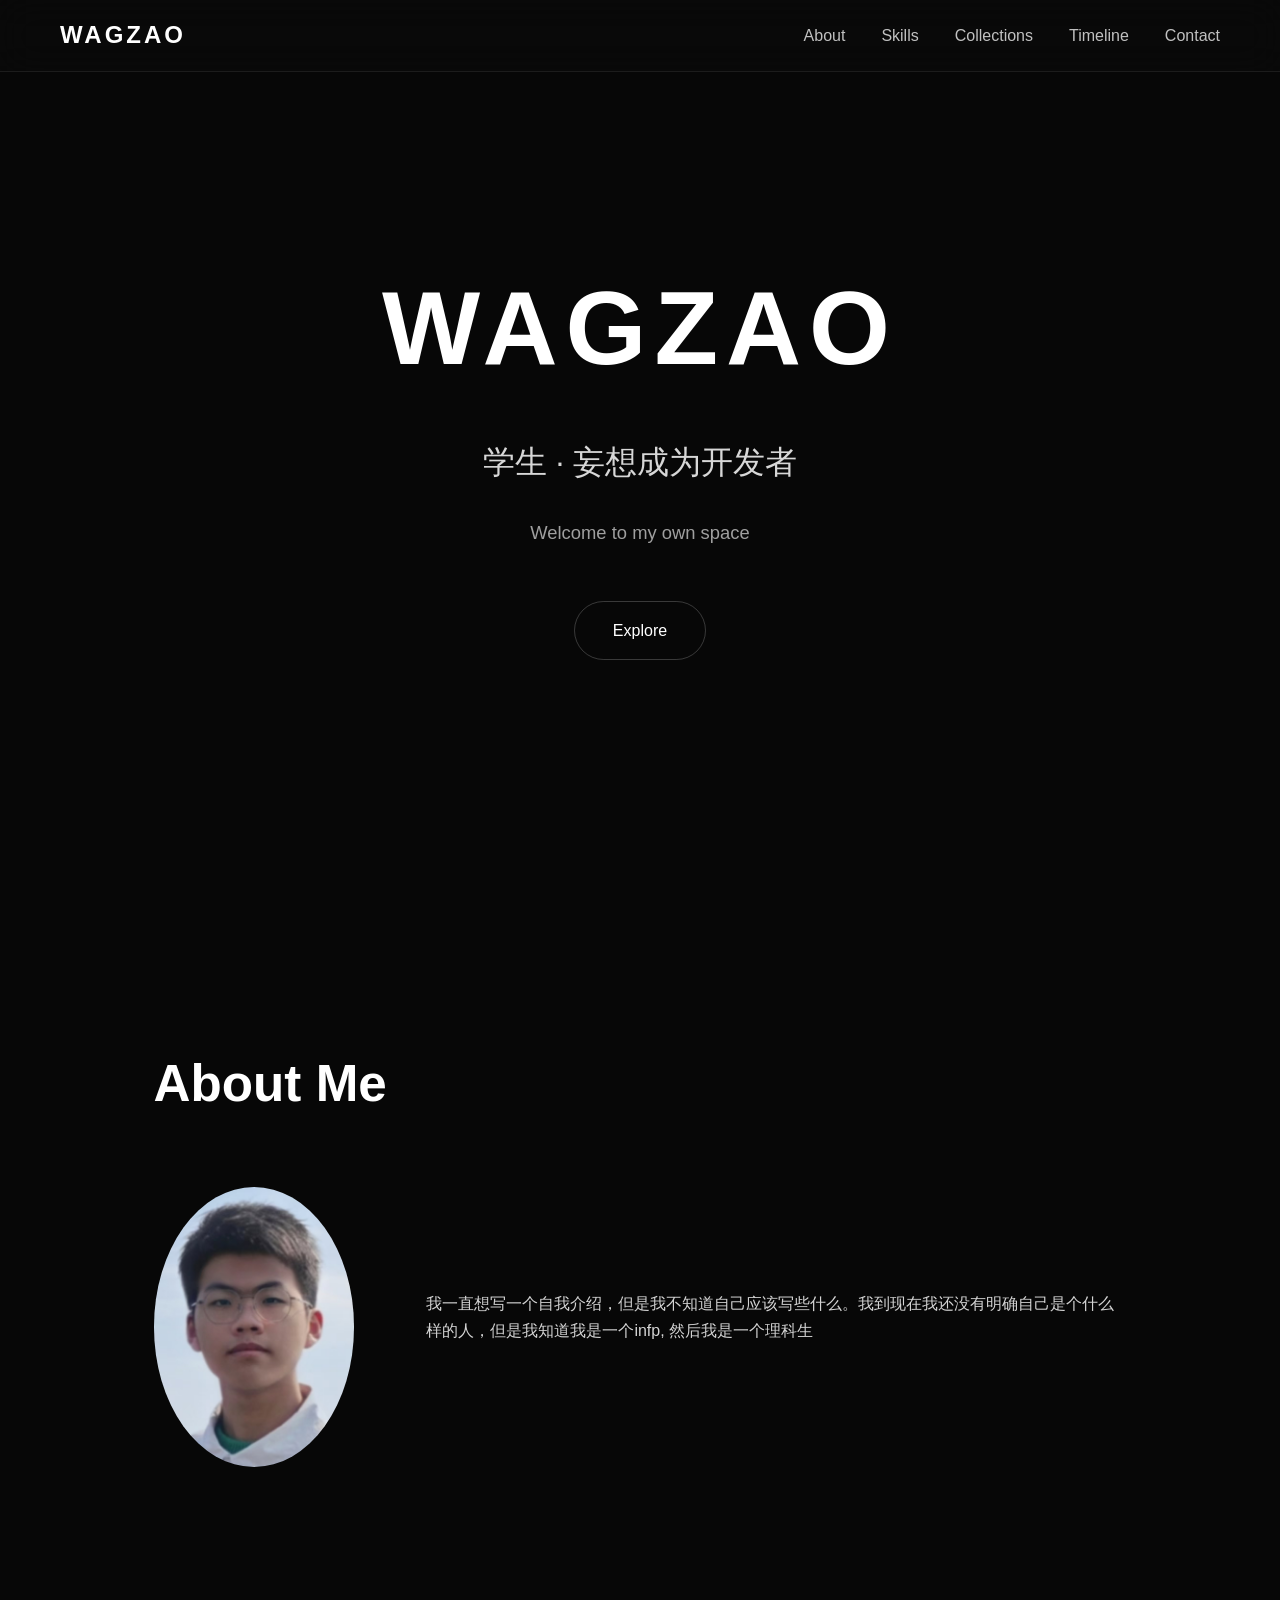
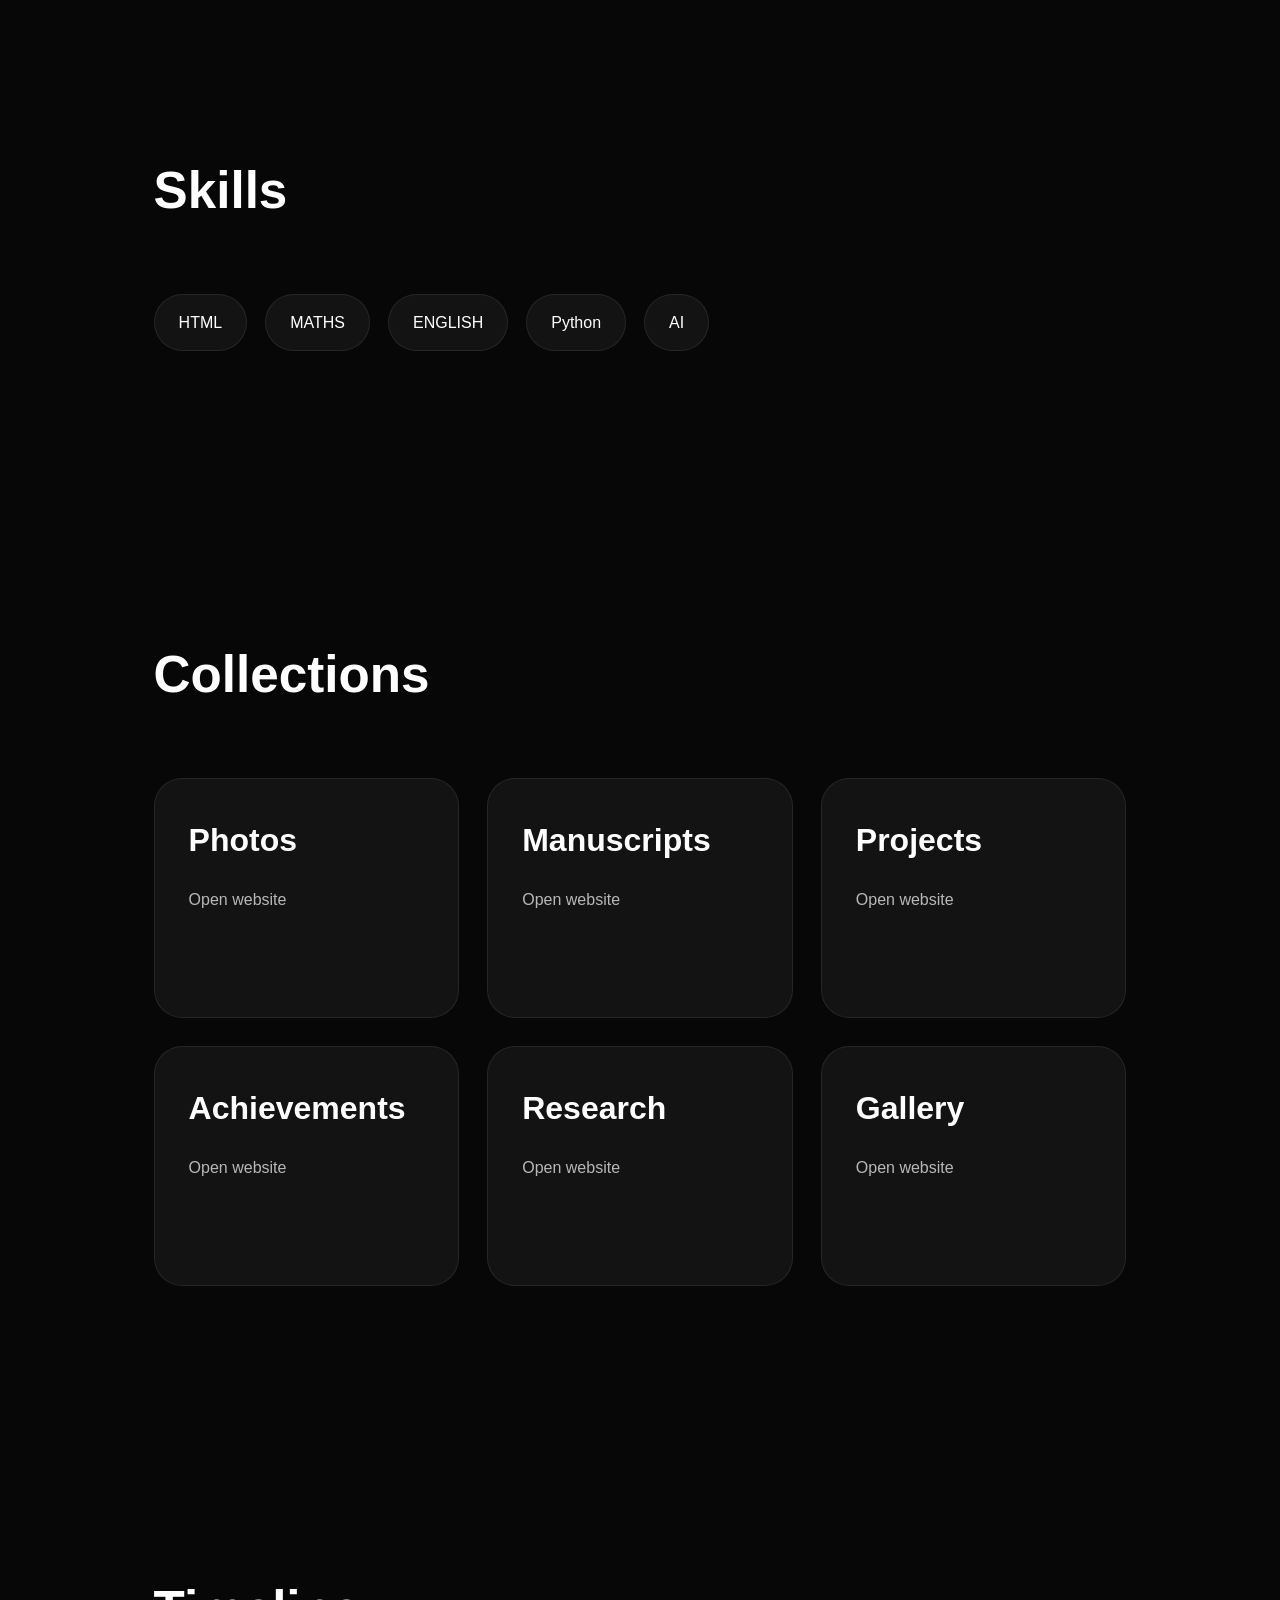
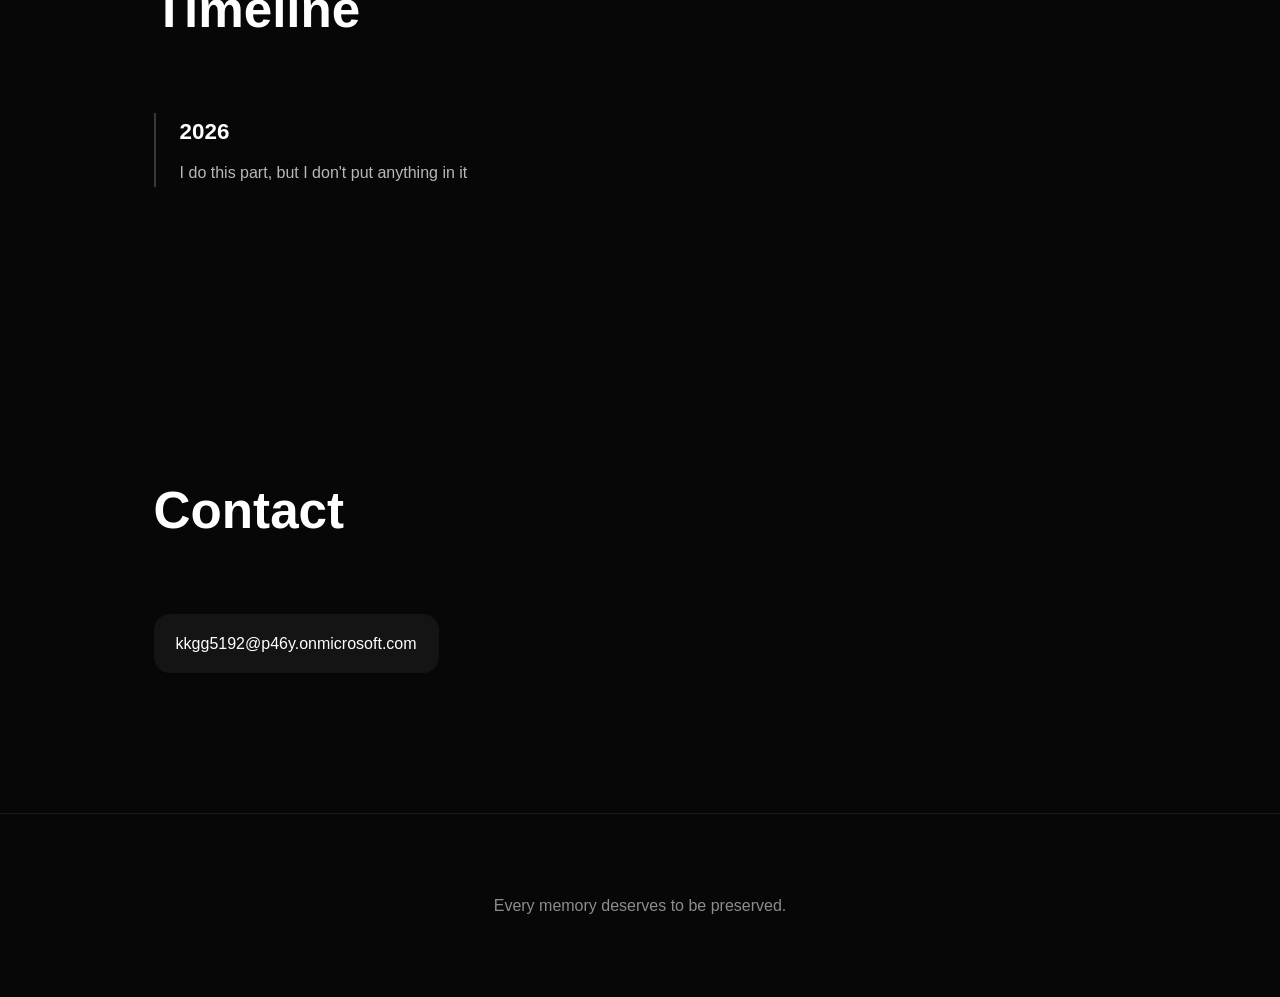
<file: index.html>
<!DOCTYPE html>
<html lang="en">
<head>
<meta charset="UTF-8">
<meta name="viewport" content="width=device-width, initial-scale=1.0">
<title>WAGZAO | Personal Website</title>
<link rel="stylesheet" href="css/style.css">
<link rel="stylesheet" href="css/animation.css">
<link rel="stylesheet" href="css/responsive.css">
</head>
<body>
<header id="navbar"><div class="logo">WAGZAO</div>
<nav>
<a href="#about">About</a>
<a href="#skills">Skills</a>
<a href="#collections">Collections</a>
<a href="#timeline">Timeline</a>
<a href="#contact">Contact</a>
</nav></header>

<section id="hero"><div class="hero-content">
<h1>WAGZAO</h1>
<h2>学生 · 妄想成为开发者 </h2>
<p>Welcome to my own space</p>
<a class="button" href="#about">Explore</a>
</div></section>

<section id="about"><h2 class="section-title">About Me</h2><div class="about-container"><div class="about-photo"><img src="assets/avatar.jpg"></div><div class="about-text"><p>我一直想写一个自我介绍，但是我不知道自己应该写些什么。我到现在我还没有明确自己是个什么样的人，但是我知道我是一个infp, 然后我是一个理科生</p></div></div></section>

<section id="skills"><h2 class="section-title">Skills</h2><div class="skills-container"><span>HTML</span><span>MATHS</span><span>ENGLISH</span><span>Python</span><span>AI</span></div></section>

<section id="collections"><h2 class="section-title">Collections</h2><div class="collection-grid">
<a class="card" href="https://wagzao13.github.io/photos/"><h3>Photos</h3><p>Open website </p></a>
<a class="card" href="https://wagzao13.github.io/manuscript/"><h3>Manuscripts</h3><p>Open website</p></a>
<a class="card" href="#"><h3>Projects</h3><p>Open website</p></a>
<a class="card" href="#"><h3>Achievements</h3><p>Open website</p></a>
<a class="card" href="#"><h3>Research</h3><p>Open website</p></a>
<a class="card" href="#"><h3>Gallery</h3><p>Open website</p></a>
</div></section>

<section id="timeline"><h2 class="section-title">Timeline</h2><div class="timeline"><div class="timeline-item"><span>2026</span><p>I do this part, but I don't put anything in it</p></div></div></section>
<section id="contact"><h2 class="section-title">Contact</h2><div class="contact-container"><p>kkgg5192@p46y.onmicrosoft.com</p></div></section>
<footer><p>Every memory deserves to be preserved.</p></footer>
<script src="js/main.js"></script><script src="js/scroll.js"></script>
</body></html>
</file>
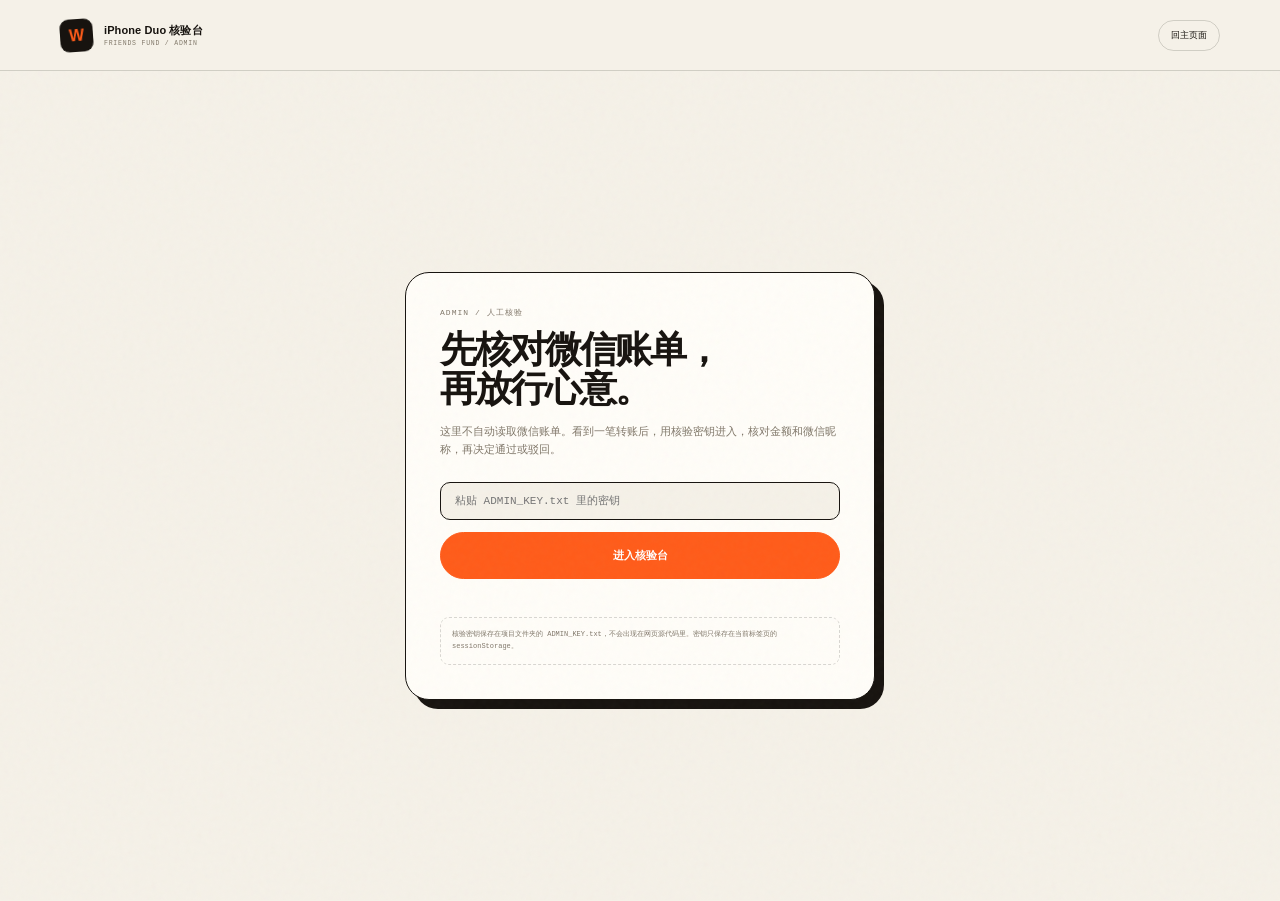
<file: sendanapple/admin.html>
<!DOCTYPE html>
<html lang="zh-CN">
<head>
<meta charset="UTF-8">
<meta name="viewport" content="width=device-width, initial-scale=1.0">
<meta name="robots" content="noindex,nofollow">
<title>核验台 · 送WAGZAO一部iPhone Duo</title>
<link rel="icon" href="data:image/svg+xml,%3Csvg xmlns='http://www.w3.org/2000/svg' viewBox='0 0 64 64'%3E%3Crect width='64' height='64' rx='16' fill='%2316120e'/%3E%3Cpath d='M17 20h8l7 17 7-17h8L36 48h-8L17 20Z' fill='%23ff5c1a'/%3E%3C/svg%3E">
<style>
:root{--paper:#f5f1e8;--card:#fffdf8;--ink:#17130f;--muted:#81786a;--line:rgba(23,19,15,.16);--orange:#ff5c1a;--orange-deep:#e8480a;--green:#2f7d58;--butter:#f4d35e;--sans:"Helvetica Neue","PingFang SC","Hiragino Sans GB",Arial,sans-serif;--mono:"SFMono-Regular",Menlo,Consolas,monospace;--serif:"Songti SC","STSong","Times New Roman",serif}
*{box-sizing:border-box}
[hidden]{display:none!important}
html{scroll-behavior:smooth}
body{margin:0;background:var(--paper);color:var(--ink);font-family:var(--sans);-webkit-font-smoothing:antialiased;min-height:100vh}
body::before{content:"";position:fixed;inset:0;pointer-events:none;opacity:.03;background-image:url("data:image/svg+xml,%3Csvg viewBox='0 0 180 180' xmlns='http://www.w3.org/2000/svg'%3E%3Cfilter id='n'%3E%3CfeTurbulence type='fractalNoise' baseFrequency='.88' numOctaves='3' stitchTiles='stitch'/%3E%3C/filter%3E%3Crect width='100%25' height='100%25' filter='url(%23n)'/%3E%3C/svg%3E")}
button,input{font:inherit}button{color:inherit}
a{color:inherit}
.wrap{width:min(1160px,calc(100% - 48px));margin:0 auto}
.topbar{border-bottom:1px solid var(--line);background:rgba(245,241,232,.86);-webkit-backdrop-filter:blur(16px);backdrop-filter:blur(16px);position:sticky;top:0;z-index:20}
.topbar-inner{height:70px;display:flex;align-items:center;justify-content:space-between;gap:20px}
.brand{display:flex;align-items:center;gap:11px;text-decoration:none}
.brand-mark{width:33px;height:33px;border-radius:9px;background:var(--ink);color:var(--orange);display:grid;place-items:center;font-weight:800;transform:rotate(-4deg)}
.brand b{display:block;font-size:11px;letter-spacing:.01em}
.brand small{display:block;color:var(--muted);font-family:var(--mono);font-size:6.5px;letter-spacing:.12em;margin-top:2px}
.top-actions{display:flex;gap:8px;align-items:center}
.ghost-btn,.mini-btn{border:1px solid var(--line);background:transparent;border-radius:999px;padding:8px 12px;font-size:9px;cursor:pointer;transition:.2s}
.ghost-btn:hover,.mini-btn:hover{background:var(--ink);border-color:var(--ink);color:var(--paper)}
.solid-btn{border:1px solid var(--ink);background:var(--ink);color:var(--paper);border-radius:999px;padding:11px 17px;font-size:10px;font-weight:600;cursor:pointer;transition:.2s}
.solid-btn:hover{background:#2a241d}
.orange-btn{border:1px solid var(--orange);background:var(--orange);color:#fff;border-radius:999px;padding:11px 17px;font-size:10px;font-weight:600;cursor:pointer;transition:.2s}
.orange-btn:hover{background:var(--orange-deep)}
.solid-btn:disabled,.orange-btn:disabled{opacity:.5;cursor:wait}
.login-screen{min-height:calc(100vh - 70px);display:grid;place-items:center;padding:50px 0}
.login-card{width:min(470px,100%);background:var(--card);border:1.5px solid var(--ink);border-radius:24px;padding:34px;box-shadow:9px 9px 0 var(--ink)}
.kicker{font-family:var(--mono);font-size:8px;letter-spacing:.13em;color:var(--muted)}
.login-card h1{font-size:37px;letter-spacing:-.055em;line-height:1.05;margin:13px 0 0;font-weight:750}
.login-card p{font-size:10.5px;line-height:1.75;color:var(--muted);margin:13px 0 0}
.key-field{display:flex;align-items:center;gap:8px;margin-top:23px;border:1.2px solid var(--ink);border-radius:10px;padding:11px 12px;background:var(--paper)}
.key-field input{width:100%;border:0;background:transparent;outline:0;font-family:var(--mono);font-size:11px;color:var(--ink)}
.login-card .orange-btn{width:100%;margin-top:12px;min-height:47px;font-size:11px}
.hint{margin-top:15px;padding:11px;border:1px dashed var(--line);border-radius:9px;font-family:var(--mono);font-size:7px;line-height:1.7;color:var(--muted)}
.error-text{min-height:16px;color:var(--orange-deep);font-size:9px;margin-top:7px}
.dashboard{padding:48px 0 80px}
.dash-head{display:flex;align-items:flex-end;justify-content:space-between;gap:30px;padding-bottom:29px;border-bottom:1px solid var(--line)}
.dash-head h1{font-size:clamp(36px,4.5vw,58px);line-height:1.04;letter-spacing:-.06em;margin:10px 0 0;font-weight:750}
.dash-head h1 em{font-family:var(--serif);font-style:italic;font-weight:400;color:var(--orange)}
.dash-head p{max-width:370px;margin:0 0 5px;font-size:10px;line-height:1.8;color:var(--muted);text-align:right}
.stats{display:grid;grid-template-columns:repeat(3,1fr);gap:10px;margin:25px 0 32px}
.stat{background:var(--card);border:1.2px solid var(--ink);border-radius:15px;padding:17px 18px}
.stat span{display:block;font-family:var(--mono);font-size:7px;letter-spacing:.1em;color:var(--muted)}
.stat strong{display:block;font-size:27px;line-height:1.1;letter-spacing:-.06em;margin-top:7px;font-weight:750}
.stat:first-child{background:var(--butter)}
.admin-grid{display:grid;grid-template-columns:1.1fr .9fr;gap:20px;align-items:start}
.panel{background:var(--card);border:1.2px solid var(--ink);border-radius:18px;overflow:hidden}
.panel-head{display:flex;align-items:center;justify-content:space-between;gap:14px;padding:20px 21px;border-bottom:1px solid var(--line)}
.panel-head h2{font-size:17px;letter-spacing:-.04em;margin:0;font-weight:700}
.panel-head .mini-btn{font-size:7px;padding:6px 9px}
.claim-list{padding:0 21px}
.claim-card{padding:19px 0;border-bottom:1px solid var(--line)}
.claim-card:last-child{border-bottom:0}
.claim-top{display:flex;justify-content:space-between;gap:12px;align-items:center}
.claim-code{font-family:var(--mono);font-size:7px;letter-spacing:.08em;color:var(--muted)}
.claim-amount{font-size:18px;letter-spacing:-.05em;font-weight:700}
.claim-person{display:flex;align-items:baseline;gap:8px;flex-wrap:wrap;margin-top:10px}
.claim-person b{font-size:11px}
.claim-person span{font-family:var(--mono);font-size:7px;color:var(--muted)}
.claim-message{font-family:var(--serif);font-size:12px;line-height:1.65;color:var(--ink);background:rgba(244,211,94,.2);border-radius:7px;padding:8px 10px;margin:10px 0 0}
.claim-meta{font-family:var(--mono);font-size:6.5px;line-height:1.7;color:var(--muted);margin-top:9px}
.claim-actions{display:flex;gap:7px;margin-top:12px}
.approve-btn{border:1px solid var(--green);border-radius:7px;background:var(--green);color:#fff;padding:8px 11px;font-size:8px;cursor:pointer}
.approve-btn:hover{background:#245f42}
.reject-btn{border:1px solid var(--line);border-radius:7px;background:transparent;padding:8px 11px;font-size:8px;color:var(--muted);cursor:pointer}
.reject-btn:hover{border-color:var(--orange);color:var(--orange-deep)}
.empty{padding:36px 20px;text-align:center;font-size:10px;color:var(--muted)}
.history{padding:0 21px;max-height:620px;overflow:auto}
.history-row{display:flex;align-items:center;gap:11px;padding:13px 0;border-bottom:1px solid rgba(23,19,15,.08)}
.history-row:last-child{border-bottom:0}
.history-avatar{width:29px;height:29px;border-radius:50%;display:grid;place-items:center;font-size:9px;font-weight:650;background:var(--butter);flex-shrink:0}
.history-info{min-width:0;flex:1}
.history-info b{display:block;font-size:9px;white-space:nowrap;overflow:hidden;text-overflow:ellipsis}
.history-info span{display:block;font-family:var(--mono);font-size:6px;color:var(--muted);margin-top:2px}
.history-amount{font-family:var(--mono);font-size:9px;font-weight:600;white-space:nowrap}
.admin-note{margin-top:20px;padding:14px 16px;border:1px dashed #bbae9d;border-radius:11px;font-size:8px;line-height:1.8;color:var(--muted);background:rgba(255,253,248,.34)}
.admin-note b{color:var(--ink)}
.toast{position:fixed;left:50%;bottom:25px;transform:translate(-50%,15px);opacity:0;background:var(--ink);color:var(--paper);border-radius:999px;padding:11px 17px;font-size:9px;z-index:50;transition:.25s;pointer-events:none;max-width:calc(100% - 30px);text-align:center}
.toast.show{opacity:1;transform:translate(-50%,0)}
@media (max-width:780px){
  .wrap{width:calc(100% - 28px)}
  .topbar-inner{height:61px}
  .dashboard{padding:32px 0 55px}
  .dash-head{display:block}
  .dash-head p{text-align:left;margin-top:12px}
  .stats{gap:6px;margin:18px 0 22px}
  .stat{padding:13px 12px;border-radius:11px}
  .stat strong{font-size:20px}
  .admin-grid{grid-template-columns:1fr}
  .claim-list,.history{padding:0 15px}
  .panel-head{padding:16px 15px}
  .login-card{padding:26px 22px;box-shadow:6px 7px 0 var(--ink)}
  .login-card h1{font-size:32px}
  .dash-head h1{font-size:38px}
}
</style>
</head>
<body>
<header class="topbar">
  <div class="wrap topbar-inner">
    <a class="brand" href="/">
      <span class="brand-mark">W</span>
      <span><b>iPhone Duo 核验台</b><small>FRIENDS FUND / ADMIN</small></span>
    </a>
    <div class="top-actions">
      <a class="ghost-btn" href="/" style="text-decoration:none">回主页面</a>
      <button class="ghost-btn" id="logoutBtn" type="button" hidden>退出</button>
    </div>
  </div>
</header>

<main>
  <section class="login-screen" id="loginScreen">
    <div class="login-card">
      <div class="kicker">ADMIN / 人工核验</div>
      <h1>先核对微信账单，<br>再放行心意。</h1>
      <p>这里不自动读取微信账单。看到一笔转账后，用核验密钥进入，核对金额和微信昵称，再决定通过或驳回。</p>
      <div class="key-field">
        <input id="keyInput" type="password" autocomplete="off" placeholder="粘贴 ADMIN_KEY.txt 里的密钥">
      </div>
      <button class="orange-btn" id="loginBtn" type="button">进入核验台</button>
      <div class="error-text" id="loginError"></div>
      <div class="hint">核验密钥保存在项目文件夹的 ADMIN_KEY.txt，不会出现在网页源代码里。密钥只保存在当前标签页的 sessionStorage。</div>
    </div>
  </section>

  <section class="dashboard" id="dashboard" hidden>
    <div class="wrap">
      <div class="dash-head">
        <div><div class="kicker">THE FRIENDS FUND / 核验台</div><h1>账要核清，<br>心意才<em>算数</em>。</h1></div>
        <p>每一条登记都先进入待核验区。对照微信账单后，通过的那一笔才会进入公开账本和进度。</p>
      </div>
      <div class="stats">
        <div class="stat"><span>待核验</span><strong id="pendingCount">0</strong></div>
        <div class="stat"><span>已入账总额</span><strong id="verifiedTotal">¥0</strong></div>
        <div class="stat"><span>已通过笔数</span><strong id="verifiedCount">0</strong></div>
      </div>
      <div class="admin-grid">
        <section class="panel">
          <div class="panel-head"><h2>待核验登记</h2><button class="mini-btn" id="refreshBtn" type="button">刷新</button></div>
          <div class="claim-list" id="pendingList"></div>
        </section>
        <section class="panel">
          <div class="panel-head"><h2>最近已通过</h2><span class="kicker" id="syncText">—</span></div>
          <div class="history" id="verifiedList"></div>
        </section>
      </div>
      <p class="admin-note"><b>核验规则：</b>请以微信账单里的实际到账金额、时间和昵称为准。页面上的“通过”只代表你确认了这笔转账，不会自动操作微信或退款。驳回后不会进入公开账本。</p>
    </div>
  </section>
</main>

<div class="toast" id="toast" role="status" aria-live="polite"></div>

<script>
(function () {
  "use strict";
  const $ = (s) => document.querySelector(s);
  const $$ = (s) => Array.from(document.querySelectorAll(s));
  const moneyFmt = new Intl.NumberFormat("zh-CN", { maximumFractionDigits: 2 });
  const money = (n) => "¥" + moneyFmt.format(Number(n) || 0);
  const escapeHTML = (s) => String(s).replace(/[&<>"']/g, (c) => ({ "&": "&amp;", "<": "&lt;", ">": "&gt;", '"': "&quot;", "'": "&#39;" }[c]));
  const KEY_NAME = "wagzao-admin-key";
  let token = sessionStorage.getItem(KEY_NAME) || "";
  let timer = null;

  function toast(text) {
    const el = $("#toast");
    el.textContent = text;
    el.classList.add("show");
    clearTimeout(el._t);
    el._t = setTimeout(() => el.classList.remove("show"), 2500);
  }

  function showLogin(message) {
    token = "";
    sessionStorage.removeItem(KEY_NAME);
    $("#dashboard").hidden = true;
    $("#loginScreen").hidden = false;
    $("#logoutBtn").hidden = true;
    if (message) $("#loginError").textContent = message;
    if (timer) clearInterval(timer);
    timer = null;
    setTimeout(() => $("#keyInput").focus(), 50);
  }

  function showDashboard() {
    $("#loginScreen").hidden = true;
    $("#dashboard").hidden = false;
    $("#logoutBtn").hidden = false;
    $("#loginError").textContent = "";
  }

  async function api(path, options = {}) {
    const res = await fetch(path, {
      ...options,
      headers: {
        ...(options.headers || {}),
        "X-Admin-Key": token
      }
    });
    if (res.status === 401) {
      showLogin("密钥不对或已经失效，请重新输入。");
      throw new Error("unauthorized");
    }
    let data = {};
    try { data = await res.json(); } catch (e) { data = {}; }
    if (!res.ok || !data.ok) throw new Error(data.error || "请求失败");
    return data;
  }

  function formatTime(iso) {
    if (!iso) return "—";
    try {
      return new Date(iso).toLocaleString("zh-CN", { hour12: false });
    } catch (e) { return iso; }
  }

  function renderPending(items) {
    const root = $("#pendingList");
    if (!items.length) {
      root.innerHTML = '<div class="empty">没有待核验的登记。<br>朋友提交后，会出现在这里。</div>';
      return;
    }
    root.innerHTML = items.map((c) => `
      <article class="claim-card" data-claim-id="${c.id}">
        <div class="claim-top"><span class="claim-code">${escapeHTML(c.code)}</span><span class="claim-amount">${money(c.amount)}</span></div>
        <div class="claim-person"><b>${escapeHTML(c.name)}</b><span>微信：${escapeHTML(c.contact || "未填写")}</span>${c.anonymous ? '<span>· 公开匿名</span>' : ""}</div>
        <p class="claim-message">“${escapeHTML(c.message)}”</p>
        <div class="claim-meta">目标：${escapeHTML(c.target || "未填写")}<br>提交：${escapeHTML(formatTime(c.createdAt))}</div>
        <div class="claim-actions">
          <button class="approve-btn" type="button" data-action="approve" data-id="${c.id}">核对到账，通过</button>
          <button class="reject-btn" type="button" data-action="reject" data-id="${c.id}">驳回</button>
        </div>
      </article>`).join("");
  }

  function renderVerified(items) {
    const root = $("#verifiedList");
    if (!items.length) {
      root.innerHTML = '<div class="empty">还没有已通过的记录。</div>';
      return;
    }
    root.innerHTML = items.map((c, i) => `
      <div class="history-row">
        <span class="history-avatar" style="background:${["#f4d35e","#c8d6b9","#f0b39f","#c9d8e8","#e5c3a7"][i % 5]}">${escapeHTML(c.name.slice(0,1) || "友")}</span>
        <div class="history-info"><b>${escapeHTML(c.name)}</b><span>${escapeHTML(c.code)} · ${escapeHTML(formatTime(c.reviewedAt))}</span></div>
        <span class="history-amount">+${money(c.amount)}</span>
      </div>`).join("");
  }

  async function loadData(silent = false) {
    if (!token) return;
    try {
      const data = await api("/api/admin/claims");
      showDashboard();
      $("#pendingCount").textContent = data.stats.pendingCount;
      $("#verifiedTotal").textContent = money(data.stats.verifiedTotal);
      $("#verifiedCount").textContent = data.stats.verifiedCount;
      $("#syncText").textContent = "已更新 " + new Date().toLocaleTimeString("zh-CN", { hour12: false });
      renderPending(data.pending);
      renderVerified(data.verified);
      if (!silent) $("#loginError").textContent = "";
    } catch (err) {
      if (err.message === "unauthorized") return;
      if (!silent) toast(err.message || "读取失败");
    }
  }

  async function login() {
    const key = $("#keyInput").value.trim();
    if (!key) {
      $("#loginError").textContent = "先粘贴核验密钥。";
      return;
    }
    $("#loginBtn").disabled = true;
    $("#loginError").textContent = "正在连接…";
    token = key;
    try {
      const res = await fetch("/api/admin/claims", { headers: { "X-Admin-Key": token } });
      if (res.status === 401) {
        showLogin("密钥不对，请检查 ADMIN_KEY.txt。");
        return;
      }
      if (!res.ok) throw new Error("连接失败");
      const data = await res.json();
      sessionStorage.setItem(KEY_NAME, token);
      showDashboard();
      $("#pendingCount").textContent = data.stats.pendingCount;
      $("#verifiedTotal").textContent = money(data.stats.verifiedTotal);
      $("#verifiedCount").textContent = data.stats.verifiedCount;
      renderPending(data.pending);
      renderVerified(data.verified);
      startPolling();
    } catch (err) {
      showLogin("连不上核验服务，请确认 start.command 正在运行。");
    } finally {
      $("#loginBtn").disabled = false;
    }
  }

  async function review(action, id) {
    const path = action === "approve" ? "/api/admin/approve" : "/api/admin/reject";
    try {
      await api(path, {
        method: "POST",
        headers: { "Content-Type": "application/json" },
        body: JSON.stringify({ id: Number(id) })
      });
      toast(action === "approve" ? "已通过，公开账本已更新。" : "已驳回。");
      await loadData(true);
    } catch (err) {
      if (err.message !== "unauthorized") toast(err.message || "操作失败");
    }
  }

  function startPolling() {
    if (timer) clearInterval(timer);
    timer = setInterval(() => {
      if (!document.hidden) loadData(true);
    }, 15000);
  }

  $("#loginBtn").addEventListener("click", login);
  $("#keyInput").addEventListener("keydown", (e) => { if (e.key === "Enter") login(); });
  $("#logoutBtn").addEventListener("click", () => showLogin());
  $("#refreshBtn").addEventListener("click", () => loadData());
  $("#pendingList").addEventListener("click", (e) => {
    const btn = e.target.closest("[data-action]");
    if (!btn) return;
    review(btn.dataset.action, btn.dataset.id);
  });

  if (token) {
    loadData(true).then(() => { if (!$("#dashboard").hidden) startPolling(); });
  } else {
    showLogin();
  }
})();
</script>
</body>
</html>
</file>
<file: css/style.css>
/* =====================================================
   WAGZAO Personal Website
   Main Style Sheet v2
===================================================== */

:root{
  --bg:#070707;
  --surface:rgba(255,255,255,.05);
  --surface-hover:rgba(255,255,255,.08);
  --text:#fff;
  --muted:#b8b8b8;
  --border:rgba(255,255,255,.08);
  --radius:28px;
}

*{margin:0;padding:0;box-sizing:border-box}
html{scroll-behavior:smooth}
body{
  background:var(--bg);
  color:var(--text);
  font-family:-apple-system,BlinkMacSystemFont,"Segoe UI",sans-serif;
  overflow-x:hidden;
  line-height:1.7;
}
a{color:inherit;text-decoration:none}
img{display:block;max-width:100%}

#navbar{
  position:fixed;top:0;left:0;width:100%;height:72px;
  display:flex;justify-content:space-between;align-items:center;
  padding:0 60px;z-index:1000;
  background:rgba(12,12,12,.55);
  backdrop-filter:blur(18px);
  border-bottom:1px solid var(--border);
  transition:.35s;
}
.logo{font-size:24px;font-weight:700;letter-spacing:3px;transition:.3s}
.logo:hover{letter-spacing:7px}
nav{display:flex;gap:36px}
nav a{opacity:.75;position:relative;transition:.3s}
nav a:hover,nav a.active{opacity:1}
nav a::after{
  content:"";position:absolute;left:0;bottom:-8px;height:2px;width:0;
  background:#fff;transition:.3s;
}
nav a:hover::after,nav a.active::after{width:100%}

section{padding:140px 12%}
.section-title{
  font-size:clamp(2.2rem,4vw,3.2rem);
  font-weight:700;
  margin-bottom:60px;
}

#hero{
  min-height:100vh;
  display:flex;justify-content:center;align-items:center;
  text-align:center;
}
.hero-content{max-width:900px}
.hero-content h1{
  font-size:clamp(4rem,10vw,6.5rem);
  letter-spacing:8px;
}
.hero-content h2{
  margin-top:18px;
  color:#d7d7d7;
  font-weight:400;
  font-size:clamp(1.3rem,2.5vw,2rem);
}
.hero-content p{
  margin-top:28px;
  color:#9f9f9f;
  font-size:1.15rem;
}
.button{
  display:inline-block;
  margin-top:52px;
  padding:15px 38px;
  border:1px solid rgba(255,255,255,.2);
  border-radius:999px;
  transition:.3s;
}
.button:hover{
  background:#fff;color:#000;
  transform:translateY(-3px);
  box-shadow:0 0 24px rgba(255,255,255,.2);
}

.about-container{
  display:flex;gap:72px;align-items:center;
}
.about-photo img{
  width:280px;height:280px;border-radius:50%;object-fit:cover;
}
.about-text{max-width:700px}
.about-text p{margin-bottom:20px;color:#d4d4d4}

.skills-container{
  display:flex;flex-wrap:wrap;gap:18px;
}
.skills-container span{
  padding:14px 24px;border-radius:999px;
  background:var(--surface);
  border:1px solid var(--border);
  transition:.3s;
}
.skills-container span:hover{
  transform:translateY(-4px);
  background:var(--surface-hover);
  box-shadow:0 0 20px rgba(255,255,255,.12);
}

.collection-grid{
  display:grid;
  grid-template-columns:repeat(3,minmax(0,1fr));
  gap:28px;
}
.card{
  min-height:240px;
  padding:34px;
  border-radius:var(--radius);
  background:var(--surface);
  border:1px solid var(--border);
  transition:.35s;
}
.card:hover{
  transform:translateY(-8px);
  background:var(--surface-hover);
}
.card h3{font-size:2rem;margin-bottom:18px}
.card p{color:var(--muted)}

.timeline{display:flex;flex-direction:column;gap:32px}
.timeline-item{
  padding-left:24px;
  border-left:2px solid rgba(255,255,255,.2);
  transition:.3s;
}
.timeline-item:hover{transform:translateX(8px)}
.timeline-item span{font-size:1.4rem;font-weight:700}
.timeline-item p{color:var(--muted);margin-top:8px}

.contact-container{
  display:flex;flex-wrap:wrap;gap:18px;
}
.contact-container p{
  padding:16px 22px;
  background:var(--surface);
  border-radius:16px;
}

footer{
  text-align:center;
  padding:70px 20px;
  color:#8d8d8d;
  border-top:1px solid var(--border);
}
footer p{margin:8px 0}

.hidden{
  opacity:0;
  transform:translateY(60px);
  transition:opacity .8s ease,transform .8s ease;
}
.show{
  opacity:1;
  transform:translateY(0);
}

@media (max-width:1200px){
  section{padding:120px 8%}
  .collection-grid{grid-template-columns:repeat(2,1fr)}
}
@media (max-width:900px){
  #navbar{padding:0 24px}
  nav{gap:18px}
  .about-container{flex-direction:column;text-align:center}
}
@media (max-width:768px){
  nav{display:none}
  .collection-grid{grid-template-columns:1fr}
  section{padding:100px 24px}
}
</file>
<file: css/animation.css>
body{animation:fadeIn 1s}@keyframes fadeIn{from{opacity:0}to{opacity:1}}
</file>
<file: css/responsive.css>
@media(max-width:768px){nav{display:none}.collection-grid{grid-template-columns:1fr}}
</file>
